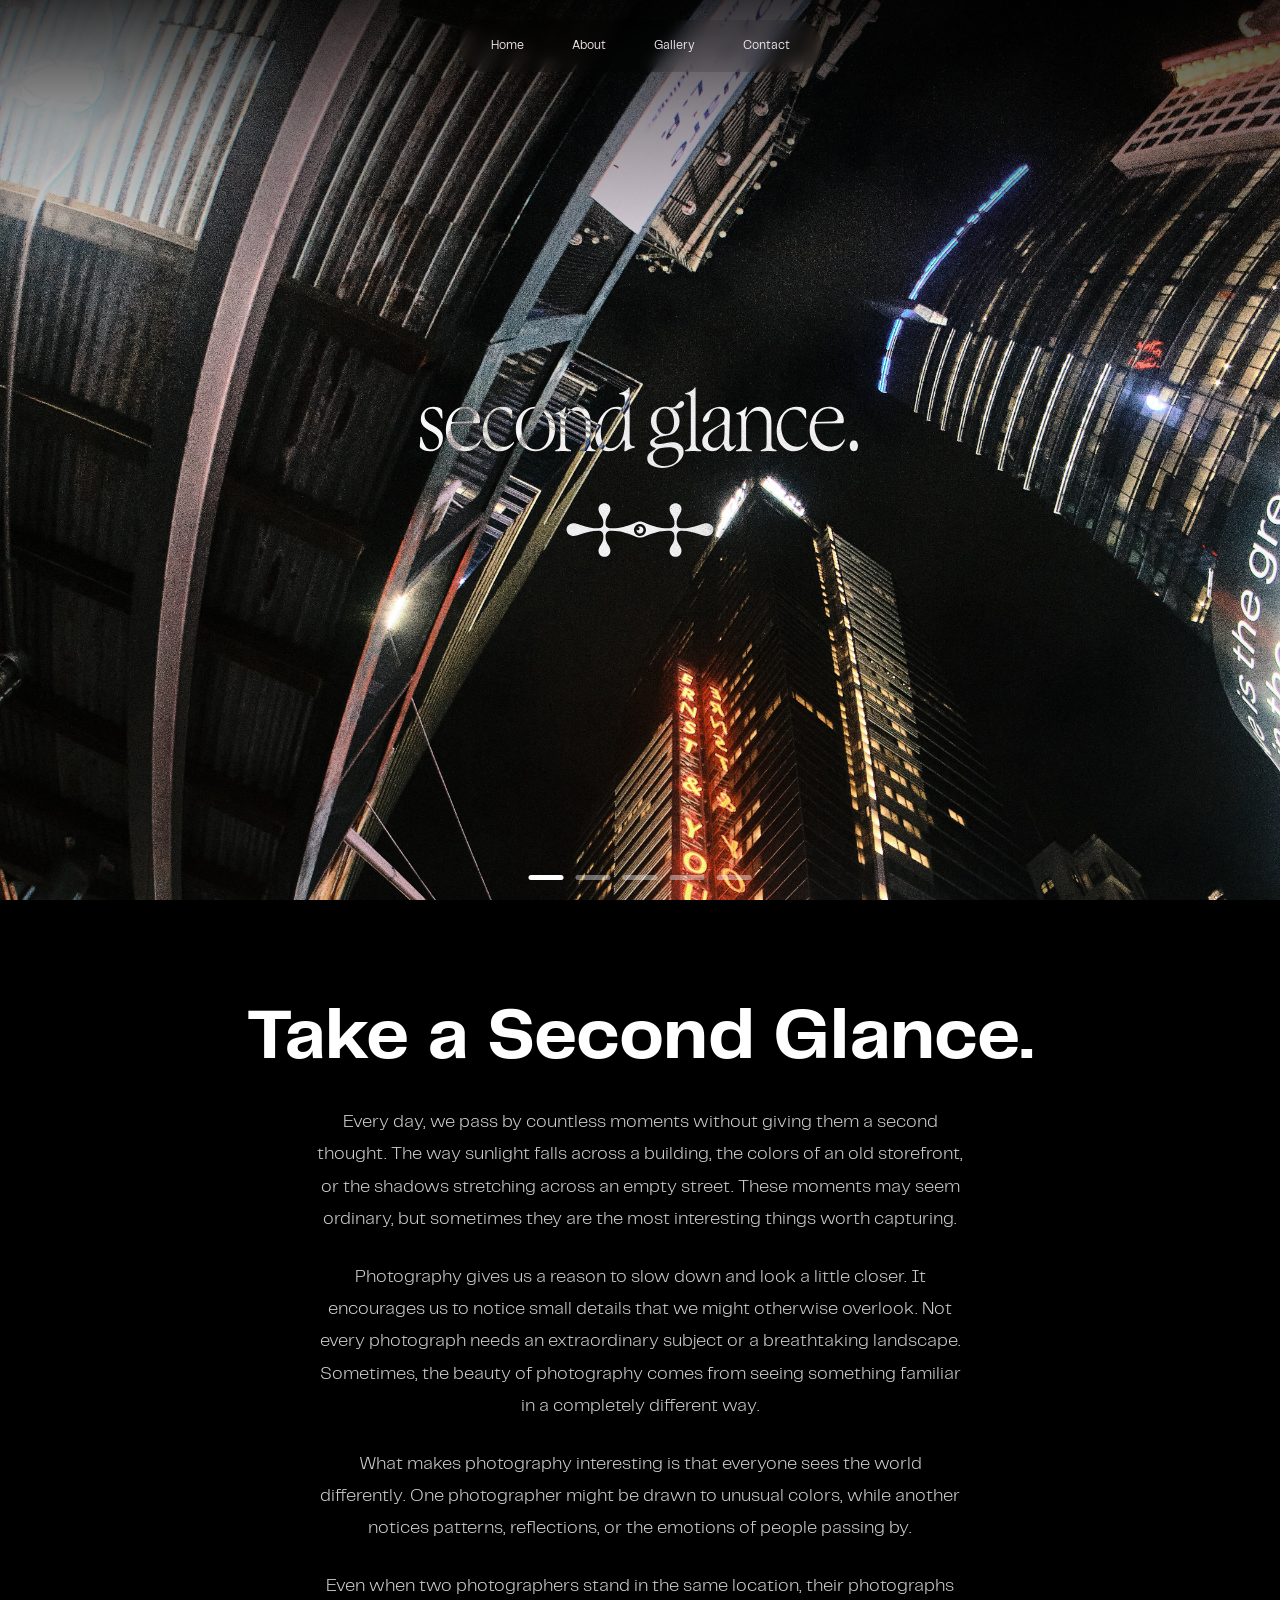
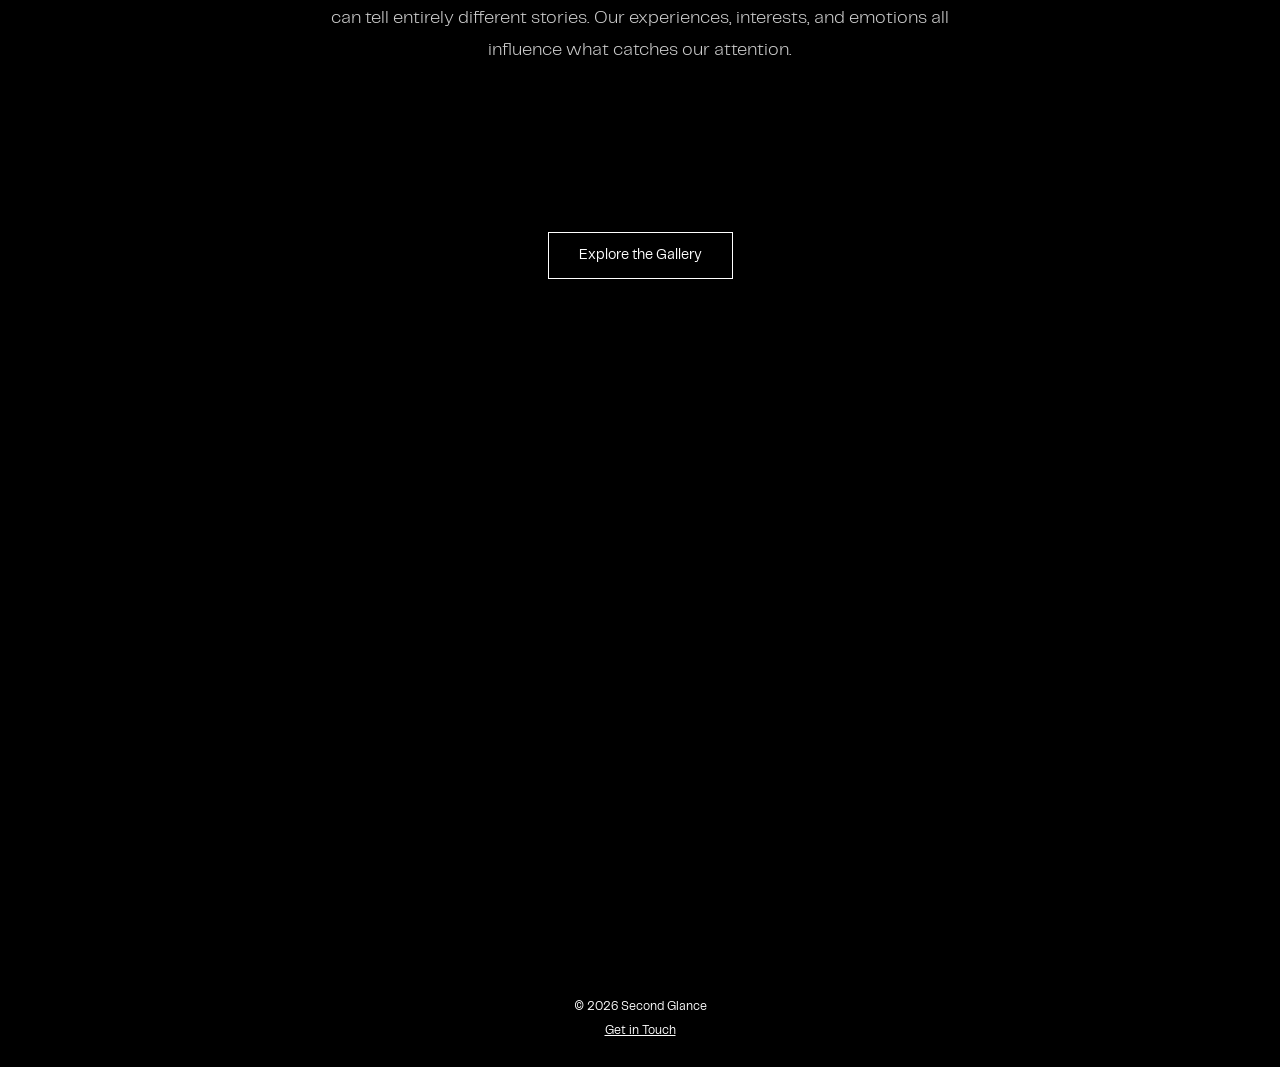
<file: index.html>
<!DOCTYPE html>
<html lang="en">
<head>
    <meta charset="UTF-8">
    <meta name="viewport" content="width=device-width, initial-scale=1.0">
    <title>Document</title>
    <link rel="stylesheet" href="css/styles.css">
</head>
<body>

<header>
    <nav>
        <ul class="nav-list">
            <li><a href="index.html" class="active">Home</a></li>
            <li><a href="about.html">About</a></li>
            <li><a href="gallery.html">Gallery</a></li>
            <li><a href="mailto:perickson@toromail.csudh.edu">Contact</a></li>
        </ul>
    </nav>
</header>

<main class="hero">

    <div class="slideshow">
        <div class="slide active"
             style="background-image: url('images/homepage1.jpg');">
        </div>

        <div class="slide"
             style="background-image: url('images/homepage2.jpg');">
        </div>

        <div class="slide"
             style="background-image: url('images/homepage3.jpg');">
        </div>

        <div class="slide"
             style="background-image: url('images/homepage4.jpg');">
        </div>
        <div class="slide"
             style="background-image: url('images/homepage5.jpg');">
        </div>
    </div>

    <!-- Your existing logos -->
    <div class="logo-container">
        <img src="images/secondglancetext.svg"
             alt="Second Glance Logo"
             class="logo">

        <img src="images/secondglancelogo.svg"
             alt="Second Glance Icon"
             class="logo-icon">
    </div>

    <div class="slide-controls">
        <button class="slide-dot active" data-slide="0"
                aria-label="Show photo 1"></button>
        <button class="slide-dot" data-slide="1"
                aria-label="Show photo 2"></button>
        <button class="slide-dot" data-slide="2"
                aria-label="Show photo 3"></button>
        <button class="slide-dot" data-slide="3"
                aria-label="Show photo 4"></button>
        <button class="slide-dot" data-slide="4"
                aria-label="Show photo 5"></button>
    </div>


</main>
<main> 
<section class="home-intro">
    <h1>Take a Second Glance.</h1>

    <p>
Every day, we pass by countless moments without giving them a second thought. The way sunlight
falls across a building, the colors of an old storefront, or the shadows stretching across an empty
street. These moments may seem ordinary, but sometimes they are the most interesting things
worth capturing.
    </p>

    <p>
Photography gives us a reason to slow down and look a little closer. It encourages us to notice small
details that we might otherwise overlook. Not every photograph needs an extraordinary subject or a
breathtaking landscape. Sometimes, the beauty of photography comes from seeing something
familiar in a completely different way.
    </p>

    <p>
What makes photography interesting is that everyone sees the world differently. One photographer
might be drawn to unusual colors, while another notices patterns, reflections, or the emotions of
people passing by.
    </p>
    <p>
Even when two photographers stand in the same location, their photographs can tell entirely
different stories. Our experiences, interests, and emotions all influence what catches our attention.
    </p>
</section>

        <a href="gallery.html" class="explore-button">
            Explore the Gallery
        </a>
    </section>
<div class="video-container">
    <iframe
        width="996"
        height="560"
        src="https://www.youtube.com/embed/Whf-VxXvkhE"
        title="2 More Hours of Relaxing Film Photography"
        allowfullscreen>
    </iframe>
</div>
</main>

<script src="js/script.js"></script>
<footer class="site-footer">
    <p>© 2026 Second Glance</p>
    <a href="mailto:perickson@toromail.csudh.edu">Get in Touch</a>
</footer>
</body>
</html>
</file>
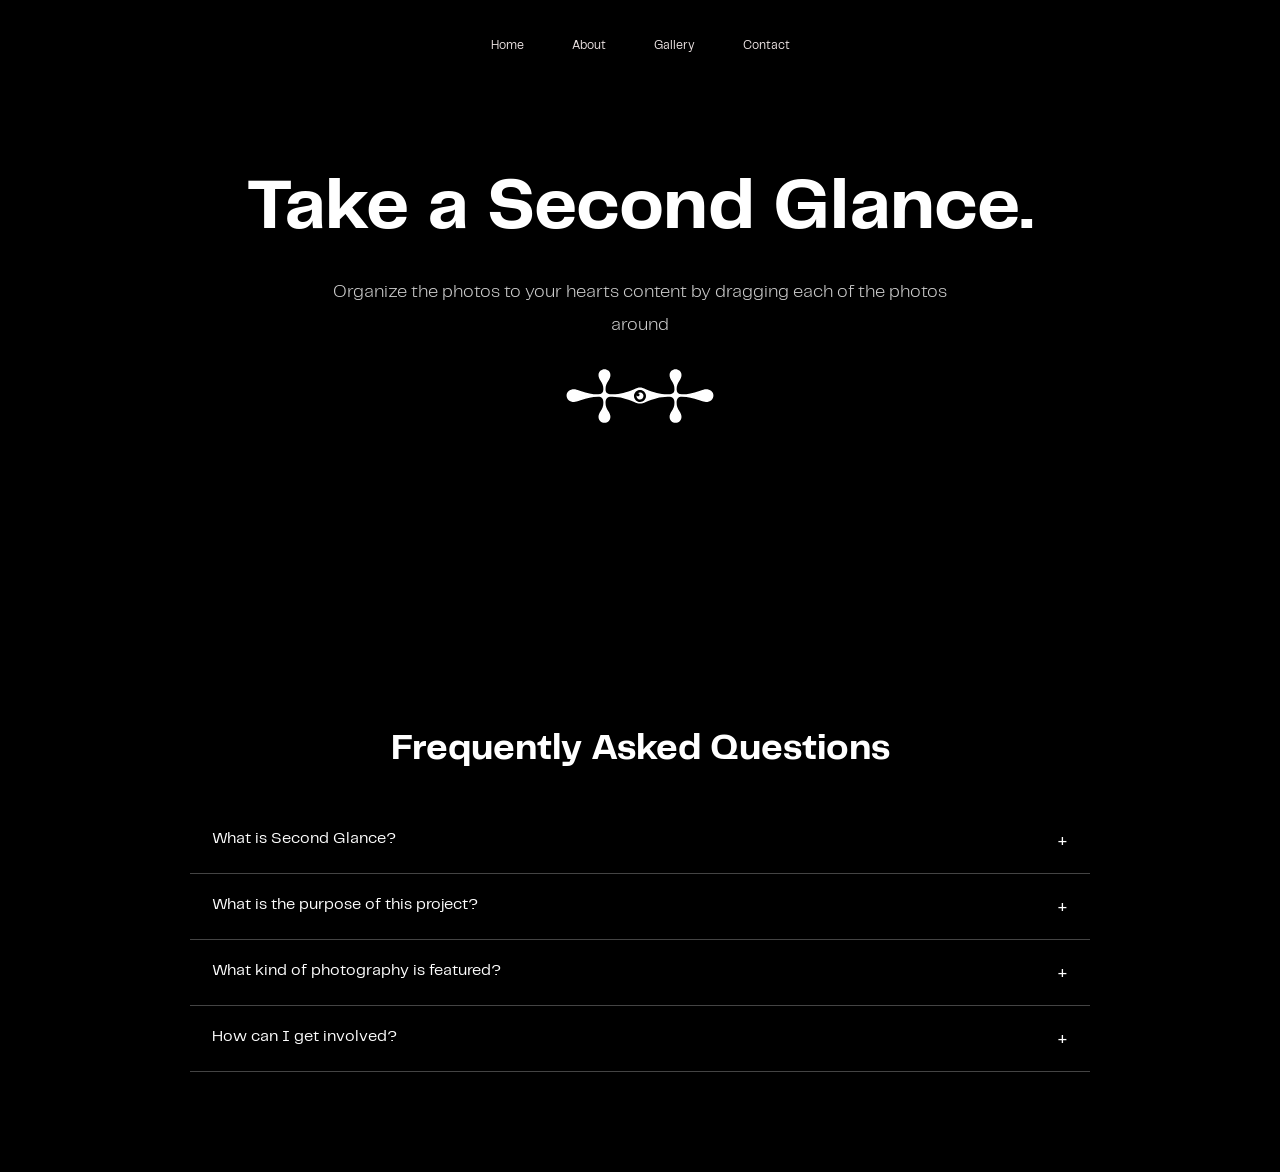
<file: about.html>
<!DOCTYPE html>
<html lang="en">
<head>
    <meta charset="UTF-8">
    <meta name="viewport" content="width=device-width, initial-scale=1.0">
    <title>Document</title>
    <link rel="stylesheet" href="css/styles.css">
</head>
<body>

<header>
    <nav>
        <ul class="nav-list">
            <li><a href="index.html" class="active">Home</a></li>
            <li><a href="about.html">About</a></li>
            <li><a href="gallery.html">Gallery</a></li>
            <li><a href="contact.html">Contact</a></li>
        </ul>
    </nav>
</header>
<div class="home-intro">
    <h1>Take a Second Glance.</h1>
        <p>
Organize the photos to your hearts content by dragging each of the photos around
    </p>
<div class="logo-icon">
    <img src="images/secondglancelogo.svg"
         alt="Second Glance Logo">
</div>    
</div>
<section class="faq-section">

    <h2>Frequently Asked Questions</h2>

    <button class="accordion">
        What is Second Glance?
    </button>
    <div class="panel">
        <p>
            Second Glance is a photography project
            exploring the beauty of everyday moments
            that often go unnoticed.
        </p>
    </div>

    <button class="accordion">
        What is the purpose of this project?
    </button>
    <div class="panel">
        <p>
            The goal is to encourage viewers to slow down,
            observe their surroundings, and discover new
            perspectives through photography.
        </p>
    </div>

    <button class="accordion">
        What kind of photography is featured?
    </button>
    <div class="panel">
        <p>
            The collection explores everyday environments,
            architecture, colors, patterns, and
            spontaneous moments.
        </p>
    </div>

    <button class="accordion">
        How can I get involved?
    </button>
    <div class="panel">
        <p>
            Explore the gallery and share your
            appreciation for photography.
        </p>
    </div>

</section>
<script src="js/accordion.js"></script>
</body>
</html>
</file>
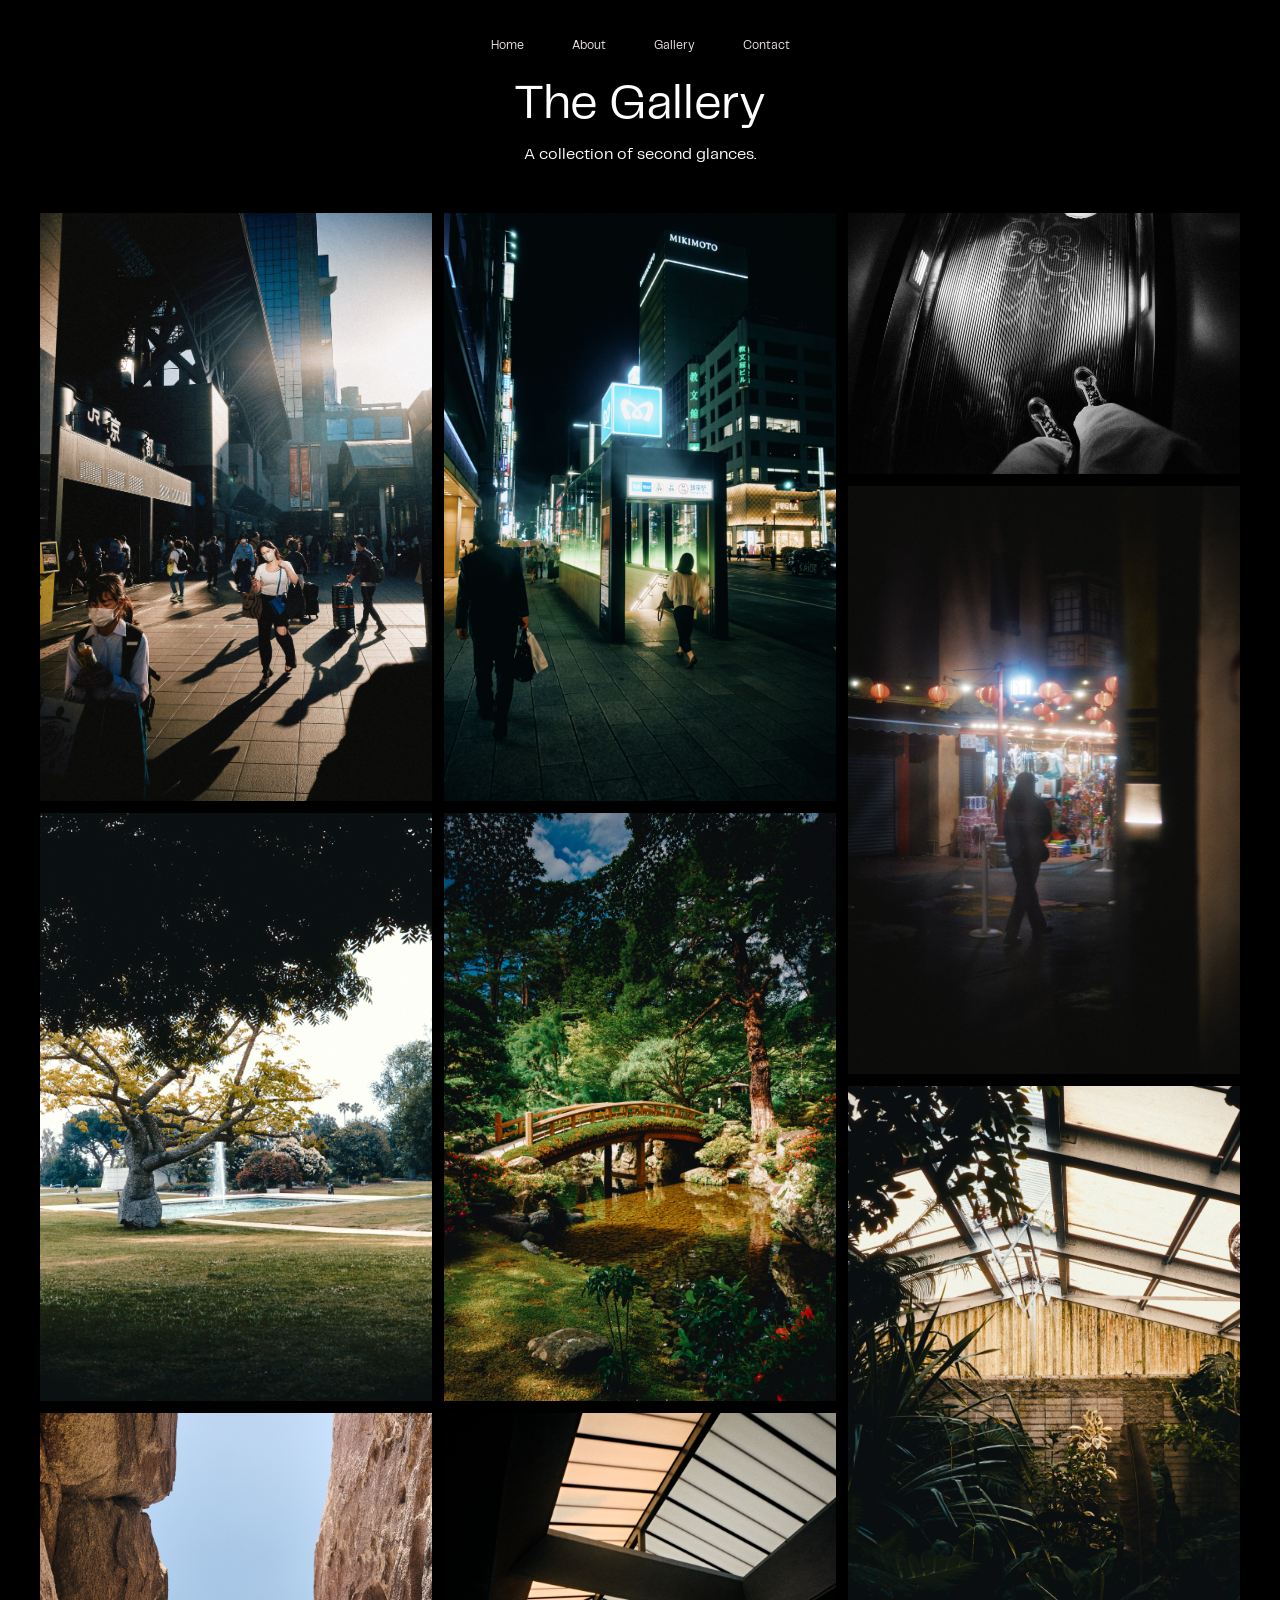
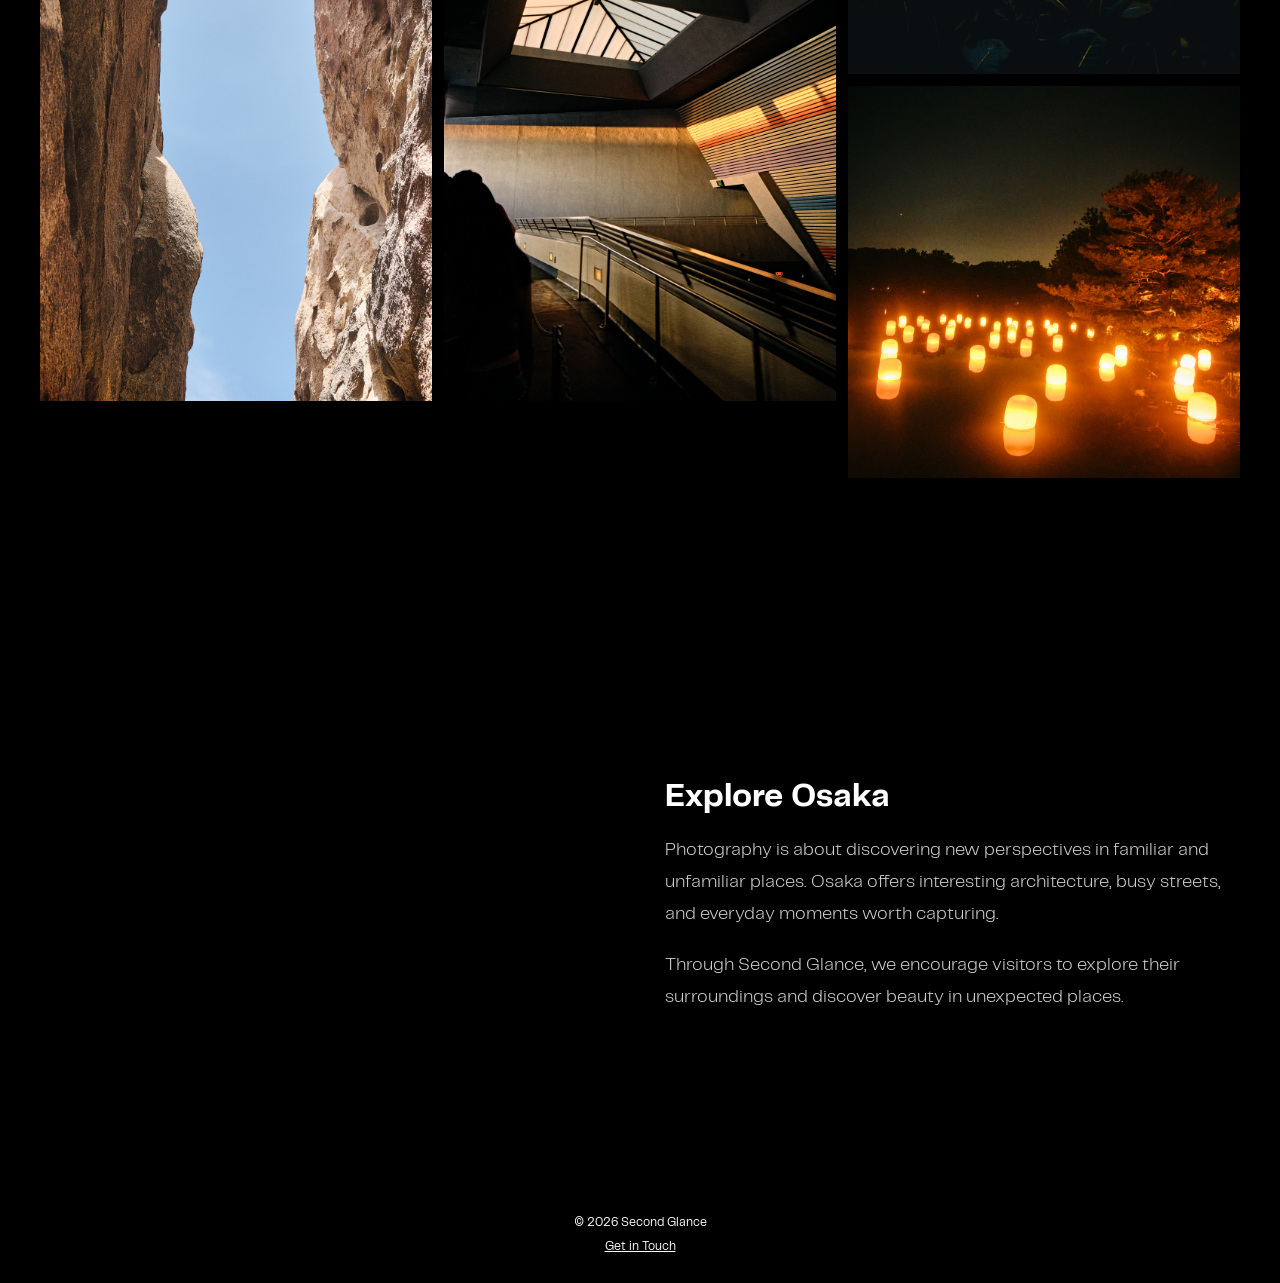
<file: gallery.html>
<!DOCTYPE html>
<html lang="en">
<head>
    <meta charset="UTF-8">
    <meta name="viewport" content="width=device-width, initial-scale=1.0">
    <title>Document</title>
    <link rel="stylesheet" href="css/styles.css">
</head>
<body>

<header>
    <nav>
        <ul class="nav-list">
            <li><a href="index.html" class="active">Home</a></li>
            <li><a href="about.html">About</a></li>
            <li><a href="gallery.html">Gallery</a></li>
            <li><a href="contact.html">Contact</a></li>
        </ul>
    </nav>
</header>
<main class="gallery-main">

    <div class="gallery-header">
        <h1>The Gallery</h1>
        <p>A collection of second glances.</p>
    </div>

    <div class="photo-grid">
        <img src="images/photo1.jpg" alt="Photograph 1">
        <img src="images/photo2.jpg" alt="Photograph 2">
        <img src="images/photo3.jpg" alt="Photograph 3">
        <img src="images/photo4.jpg" alt="Photograph 4">
        <img src="images/photo5.jpg" alt="Photograph 5">
        <img src="images/photo6.jpg" alt="Photograph 6">
        <img src="images/photo7.jpg" alt="Photograph 7">
        <img src="images/photo8.jpg" alt="Photograph 8">
        <img src="images/photo9.jpg" alt="Photograph 9">
        <img src="images/photo10.jpg" alt="Photograph 10">
    </div>

</main>
<section class="map-section">
    <h2>Map</h2>

    <div class="map-content">

        <iframe
            src="https://www.google.com/maps/embed?pb=!1m18!1m12!1m3!1d3280.106827440519!2d135.4959506!3d34.7024854!2m3!1f0!2f0!3f0!3m2!1i1024!2i768!4f13.1!3m3!1m2!1s0x6000e68d95e3a70b%3A0x1baec822e859c84a!2sOsaka%20Station!5e0!3m2!1sen!2sus!4v1793674419166!5m2!1sen!2sus"
            title="Map of Osaka Station"
            width="600"
            height="450"
            style="border:0;"
            allowfullscreen
            loading="lazy">
        </iframe>

        <div class="map-text">
            <h3>Explore Osaka</h3>

            <p>
                Photography is about discovering new
                perspectives in familiar and unfamiliar
                places. Osaka offers interesting architecture,
                busy streets, and everyday moments worth
                capturing.
            </p>

            <p>
                Through Second Glance, we encourage visitors
                to explore their surroundings and discover
                beauty in unexpected places.
            </p>
        </div>

    </div>
</section>
<footer class="site-footer">
    <p>© 2026 Second Glance</p>
    <a href="mailto:perickson@toromail.csudh.edu">Get in Touch</a>
</footer>
</body>
</html>
</file>
<file: css/styles.css>
body {
    margin: 0;
    background-color: #000000;
}
header {
    position: fixed;
    top: 0;
    left: 0;
    width: 100%;
    z-index: 9999;
}
h1 {
    font-family: 'PPTelegraph', sans-serif;
    font-weight: 700;
    text-align: center;
    color: #ffffff;
}
@font-face {
    font-family: 'PPTelegraph';
    src: url('../fonts/PPTelegraf-Regular.ttf') format('truetype');
    font-weight: 400;
    font-style: normal;
}
@font-face {
    font-family: 'PPTelegraph';
    src: url('../fonts/PPTelegraf-Bold.ttf') format('truetype');
    font-weight: 700;
    font-style: normal;
}
@font-face {
    font-family:'PPTelegraph';
    src:url('../fonts/PPTelegraf-Light.ttf') format('truetype');
    font-weight: 300;
    font-style: normal;
}
.hero {
    position: relative;
    width: 100%;
    min-height: 100vh;
    min-height: 100svh;

    display: flex;
    justify-content: center;
    align-items: center;

    overflow: hidden;
}
.hero::before {
    content: "";
    position: absolute;
    top: 0;
    left: 0;
    width: 100%;
    height: 300px;
    z-index: 1;
    pointer-events: none;
    background: linear-gradient(
        to bottom,
        rgba(0, 0, 0, 0.8) 0%,
        rgba(0, 0, 0, 0.4) 40%,
        rgba(0, 0, 0, 0) 100%
    );

}
.nav-list {
    display: flex;
    justify-content: center;
    align-items: center;
    list-style: none;

    width: fit-content;
    margin: 20px auto;
    padding: 12px 20px;
    gap: 24px;

    background-color: rgba(0, 0, 0, 0.1);
    backdrop-filter: blur(7px);
    -webkit-backdrop-filter: blur(7px);

    border-radius: 30px;
}

.nav-list a {
    font-family: 'PPTelegraph', sans-serif;
    font-size: 12px;
    text-decoration: none;
    color: #eee5e5;
    padding: 8px 12px;
    display: inline-block;
    border-radius: 6px;
    transition: background-color 0.3s ease, color 0.3s ease;
}

.nav-list a:hover {
    background-color: #f0f0f0;
    color: #941818;
}

.logo-container {
    display: flex;
    flex-direction: column;
    align-items: center;
    gap: 30px;
    margin-top: 40px;
}

.logo {
    width: 500px;
    max-width: 90%;
    height: auto;
    mix-blend-mode: difference;
}

.logo-icon {
    width: 150px;
    height: auto;
    mix-blend-mode: difference;
}
/* Fullscreen slideshow */
.slideshow {
    position: absolute;
    inset: 0;
    z-index: 0;
}

/* Individual photographs */
.slide {
    position: absolute;
    inset: 0;

    background-size: cover;
    background-position: center;
    background-repeat: no-repeat;

    opacity: 0;
    transition: opacity 1s ease-in-out;
}

/* Visible photograph */
.slide.active {
    opacity: 1;
}

/* Logos over photographs */
.logo-container {
    position: relative;
    z-index: 2;

    display: flex;
    flex-direction: column;
    align-items: center;
    gap: 30px;
    margin-top: 40px;

    mix-blend-mode: difference;
}

.slide-controls {
    position: absolute;
    bottom: 20px;
    left: 50%;
    transform: translateX(-50%);
    display: flex;
    gap: 12px;
    z-index: 10;
}

.slide-dot {
    width: 35px;
    height: 5px;
    padding: 0;

    background-color: rgba(255,255,255,0.4);
    border: none;
    border-radius: 10px;
    cursor: pointer;

    transition: background-color 0.3s ease;
}

.slide-dot.active,
.slide-dot:hover {
    background-color: white;
}
.photo-grid {
    column-count: 3;
    column-gap: 12px;
}
.photo-grid img {
    display: block;
    width: 100%;
    height: auto;
    margin-bottom: 12px;
    break-inside: avoid;
    transition: opacity 0.3s ease;
}
.gallery-header {
    text-align: center;
    color: #ffffff;
    margin-top: 60px;
    margin-bottom: 50px;
}

.gallery-header h1 {
    font-family: 'PPTelegraph', sans-serif;
    font-size: 48px;
    font-weight: normal;
    color: #ffffff;
    margin: 0 0 15px;
}

.gallery-header p {
    font-family: 'PPTelegraph', sans-serif;
    font-size: 16px;
    color: #ffffff;
    margin: 0;
}
.gallery-page header {
    position: relative;
    width: 100%;
}
.gallery-main {
    padding: 20px 40px 60px;
}
.site-footer {
    background-color: #000000;
    color: #ffffff;
    text-align: center;
    padding: 30px 20px;
    font-family: 'PPTelegraph', sans-serif;
    font-size: 12px;
}

.site-footer a {
    color: #ffffff;
    text-decoration: underline;
}
.home-intro {
    background-color: #000000;
    color: #ffffff;

    min-height: 400px;
    padding: 120px 20px;

    display: flex;
    flex-direction: column;
    justify-content: center;
    align-items: center;

    text-align: center;
}

.home-intro h1 {
    font-family: 'PPTelegraph', sans-serif;
    font-weight: 700;
    font-size: clamp(36px, 6vw, 72px);
    margin: 0 0 30px;
}

.explore-button {
    display: block;
    width: fit-content;
    margin: 40px auto 0;

    font-family: 'PPTelegraph', sans-serif;
    font-size: 14px;
    color: #ffffff;
    text-decoration: none;

    border: 1px solid #ffffff;
    padding: 15px 30px;

    transition: 0.3s ease;
}

.explore-button:hover {
    background-color: #ffffff;
    color: #000000;
}
.home-intro {
    background-color: #000000;
    color: #ffffff;
    padding: 100px 20px;
    text-align: center;
    font-family: 'PPTelegraph', sans-serif;
}
.home-intro p {
    font-size: 18px;
    line-height: 1.8;
    max-width: 650px;
    margin: 0 auto 25px;
    color: #cccccc;
    font-weight: 300;
    font-family: 'PPTelegraph', sans-serif;
}
.video-container {
    display: flex;
    justify-content: center;
    padding: 60px 20px;
}

.video-container iframe {
    width: 100%;
    max-width: 996px;
    aspect-ratio: 16 / 9;
    height: auto;
    border: none;
}
.map-section {
    text-align: center;
    background-color: #000000;
    padding: 60px 20px;
}

.map-section iframe {
    display: block;
    width: 100%;
    max-width: 600px;
    margin: 0 auto;
    border: none;
}
.map-content {
    display: flex;
    justify-content: center;
    align-items: center;
    gap: 50px;
    max-width: 1200px;
    margin: 0 auto;
}

.map-content iframe {
    width: 50%;
    height: 450px;
    border: none;
}

.map-text {
    width: 50%;
    color: white;
    text-align: left;
    font-family: 'PPTelegraph', sans-serif;
}

.map-text h3 {
    font-size: 32px;
    font-weight: 700;
    margin-bottom: 20px;
}

.map-text p {
    font-size: 18px;
    font-weight: 300;
    line-height: 1.8;
    color: #cccccc;
}

.faq-section {
    max-width: 900px;
    margin: 80px auto;
    padding: 20px;
    color: white;
    font-family: 'PPTelegraph', sans-serif;
}

.faq-section h2 {
    font-size: 36px;
    font-weight: 700;
    margin-bottom: 40px;
    text-align: center;
}


.accordion {
    background-color: #000000;
    color: #ffffff;
    cursor: pointer;
    padding: 22px;
    width: 100%;
    border: none;
    border-bottom: 1px solid #444444;
    text-align: left;
    font-family: 'PPTelegraph', sans-serif;
    font-size: 16px;
    transition: background-color 0.3s ease;
}


.accordion:hover,
.accordion.active {
    background-color: #222222;
}


.accordion::after {
    content: '+';
    float: right;
    font-size: 20px;
}


.accordion.active::after {
    content: '−';
}


.panel {
    background-color: #111111;
    color: #cccccc;
    padding: 0 22px;
    max-height: 0;
    overflow: hidden;
    transition: max-height 0.3s ease;
}

.panel p {
    font-size: 15px;
    line-height: 1.8;
    margin: 20px 0;
}
</file>
